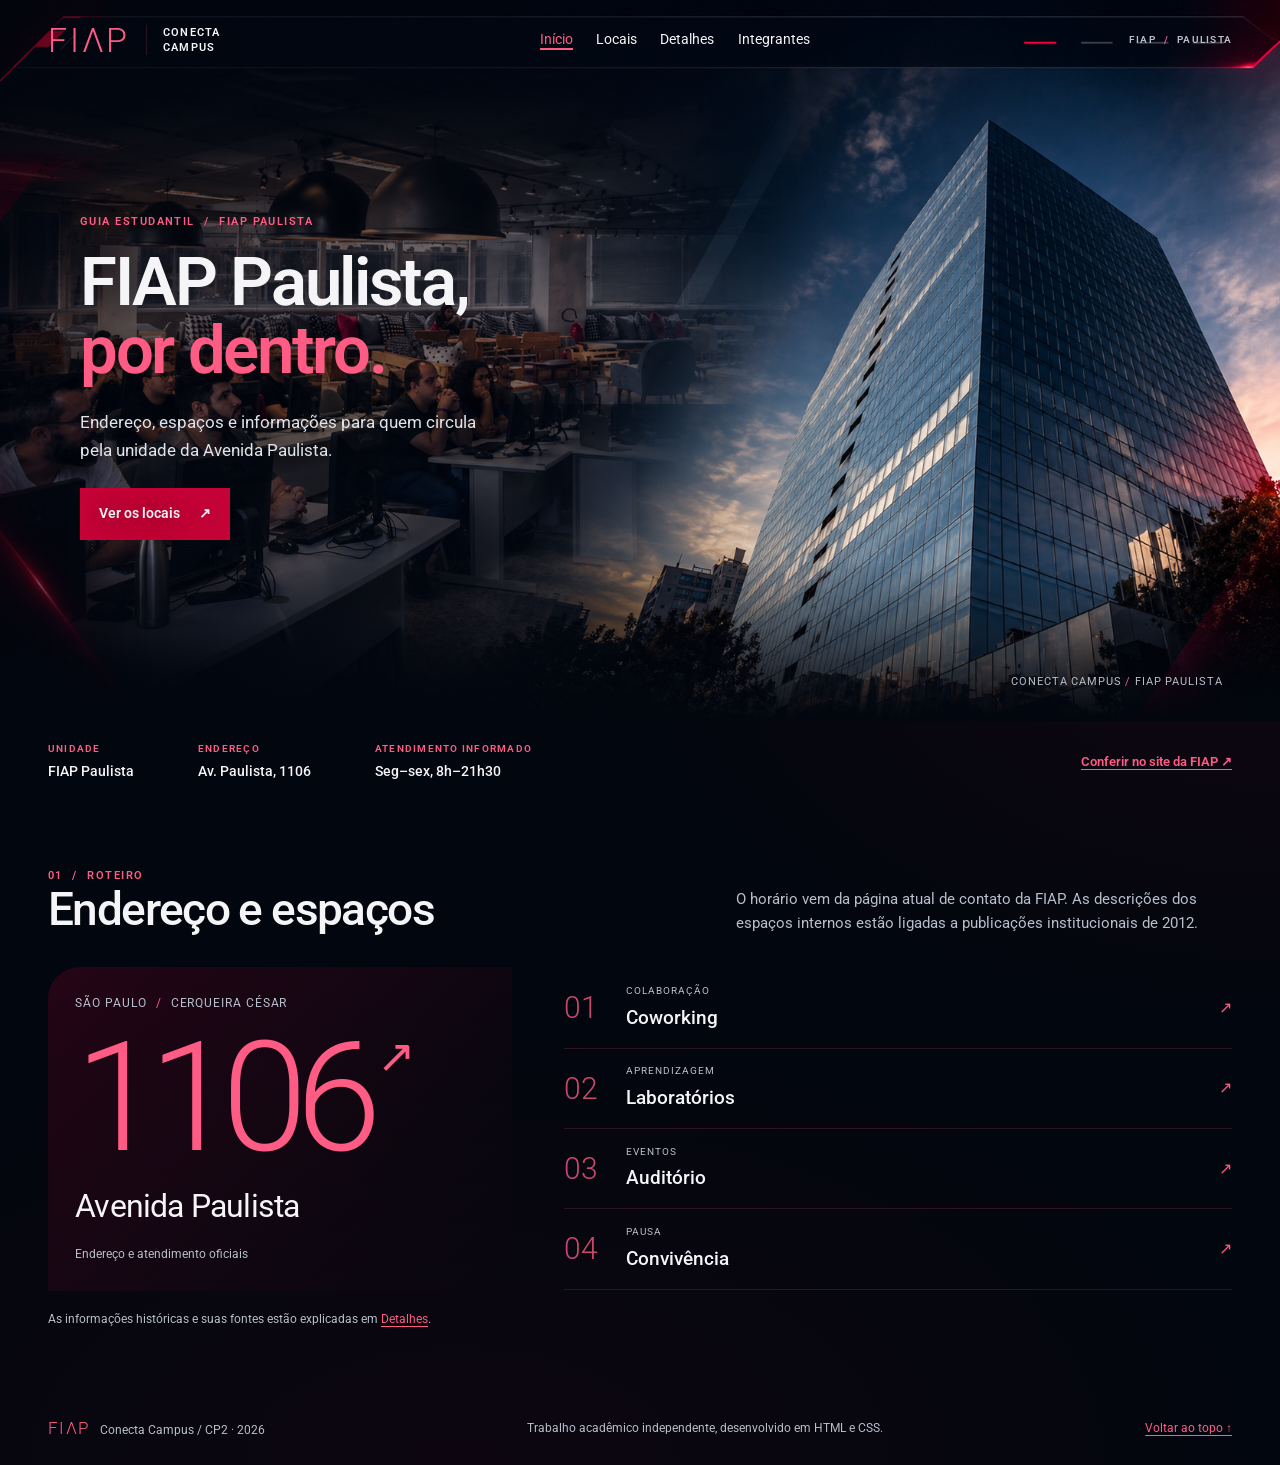
<file: index.html>
<!--
INTEGRANTES DO GRUPO
RM574554-ASAFFE GABRIEL
RM576939-GUSTAVO ALMEIDA
RM575893-MOISES ALCIATI
RM576661-CLAUDIO AUGUSTO SILVA DE ASSIS
-->
<!DOCTYPE html>
<html lang="pt-BR">
    <head>
        <meta charset="UTF-8">
        <meta name="viewport" content="width=device-width, initial-scale=1.0">
        <meta name="description" content="Conheça o Conecta Campus FIAP e explore informações sobre a unidade Paulista, seus espaços e serviços.">
        <title>Início | Conecta Campus FIAP</title>
        <link rel="icon" href="img/icone-conecta.svg" type="image/svg+xml">
        <link rel="stylesheet" href="css/style.css">
    </head>
    <body class="page-home">
        <a class="skip-link" href="#principal">Pular para o conteúdo principal</a>
        <header class="site-header" id="topo">
            <div class="container header-content">
                <a class="brand" href="index.html" aria-label="Conecta Campus FIAP — início">
                    <span class="brand-mark" aria-hidden="true">FIΛP</span>
                    <span class="brand-name">CONECTA<br>CAMPUS</span>
                </a>
                <nav aria-label="Navegação principal">
                    <ul class="nav-list">
                        <li><a href="index.html" aria-current="page">Início</a></li>
                        <li><a href="locais.html">Locais</a></li>
                        <li><a href="detalhes.html">Detalhes</a></li>
                        <li><a href="integrantes.html">Integrantes</a></li>
                    </ul>
                </nav>
                <span class="campus-tag">FIAP <span aria-hidden="true">/</span> PAULISTA</span>
            </div>
        </header>

        <main id="principal">
            <section class="hero container" aria-labelledby="titulo-principal">
                <div class="hero-copy">
                    <p class="eyebrow">GUIA ESTUDANTIL <span aria-hidden="true">/</span> FIAP PAULISTA</p>
                    <h1 id="titulo-principal">FIAP Paulista,<br><span>por dentro.</span></h1>
                    <p class="hero-description">Endereço, espaços e informações para quem circula pela unidade da Avenida Paulista.</p>
                    <a class="button" href="locais.html">Ver os locais <span aria-hidden="true">↗</span></a>
                </div>
                <figure class="hero-photo">
                    <img src="img/hero-campus-fiap.png" width="1671" height="941" alt="Composição enviada pelo grupo: ambiente de estudo com computadores à esquerda e edifício envidraçado à direita, com detalhes em carmim.">
                    <figcaption>Conecta Campus <span aria-hidden="true">/</span> FIAP Paulista</figcaption>
                </figure>
            </section>

            <section class="facts-band" id="endereco-oficial" aria-label="Informações oficiais da unidade Paulista">
                <div class="container facts-list">
                    <p><span class="fact-label">UNIDADE</span><strong>FIAP Paulista</strong></p>
                    <p><span class="fact-label">ENDEREÇO</span><strong>Av. Paulista, 1106</strong></p>
                    <p><span class="fact-label">ATENDIMENTO INFORMADO</span><strong>Seg–sex, 8h–21h30</strong></p>
                    <a class="text-link" href="https://www.fiap.com.br/graduacao/contato/">Conferir no site da FIAP <span aria-hidden="true">↗</span></a>
                </div>
            </section>

            <section class="section container" aria-labelledby="titulo-destaques">
                <div class="section-heading">
                    <div>
                        <p class="eyebrow">01 <span aria-hidden="true">/</span> Roteiro</p>
                        <h2 id="titulo-destaques">Endereço e espaços</h2>
                    </div>
                    <p class="section-intro">O horário vem da página atual de contato da FIAP. As descrições dos espaços internos estão ligadas a publicações institucionais de 2012.</p>
                </div>

                <div class="home-directory">
                    <a class="address-display" href="https://www.fiap.com.br/graduacao/contato/" aria-label="Consultar o endereço oficial da FIAP na Avenida Paulista, 1106">
                        <span class="address-label">São Paulo <span aria-hidden="true">/</span> Cerqueira César</span>
                        <span class="address-number">1106<span class="address-arrow" aria-hidden="true">↗</span></span>
                        <span class="address-street">Avenida Paulista</span>
                        <span class="address-detail">Endereço e atendimento oficiais</span>
                    </a>
                    <ol class="home-space-links" aria-label="Espaços do diretório">
                        <li><a class="home-space-link" href="locais.html#coworking"><span class="home-space-index">01</span><span class="home-space-meta"><span>COLABORAÇÃO</span><strong>Coworking</strong></span><span class="home-space-arrow" aria-hidden="true">↗</span></a></li>
                        <li><a class="home-space-link" href="locais.html#laboratorios"><span class="home-space-index">02</span><span class="home-space-meta"><span>APRENDIZAGEM</span><strong>Laboratórios</strong></span><span class="home-space-arrow" aria-hidden="true">↗</span></a></li>
                        <li><a class="home-space-link" href="locais.html#auditorio"><span class="home-space-index">03</span><span class="home-space-meta"><span>EVENTOS</span><strong>Auditório</strong></span><span class="home-space-arrow" aria-hidden="true">↗</span></a></li>
                        <li><a class="home-space-link" href="locais.html#convivencia"><span class="home-space-index">04</span><span class="home-space-meta"><span>PAUSA</span><strong>Convivência</strong></span><span class="home-space-arrow" aria-hidden="true">↗</span></a></li>
                    </ol>
                </div>
                <p class="source-note">As informações históricas e suas fontes estão explicadas em <a href="detalhes.html#fontes">Detalhes</a>.</p>
            </section>
        </main>

        <footer class="site-footer">
            <div class="container footer-content">
                <p><span class="footer-brand">FIΛP</span> Conecta Campus <span aria-hidden="true">/</span> CP2 · 2026</p>
                <p>Trabalho acadêmico independente, desenvolvido em HTML e CSS.</p>
                <a href="#topo">Voltar ao topo ↑</a>
            </div>
        </footer>
    </body>
</html>
</file>
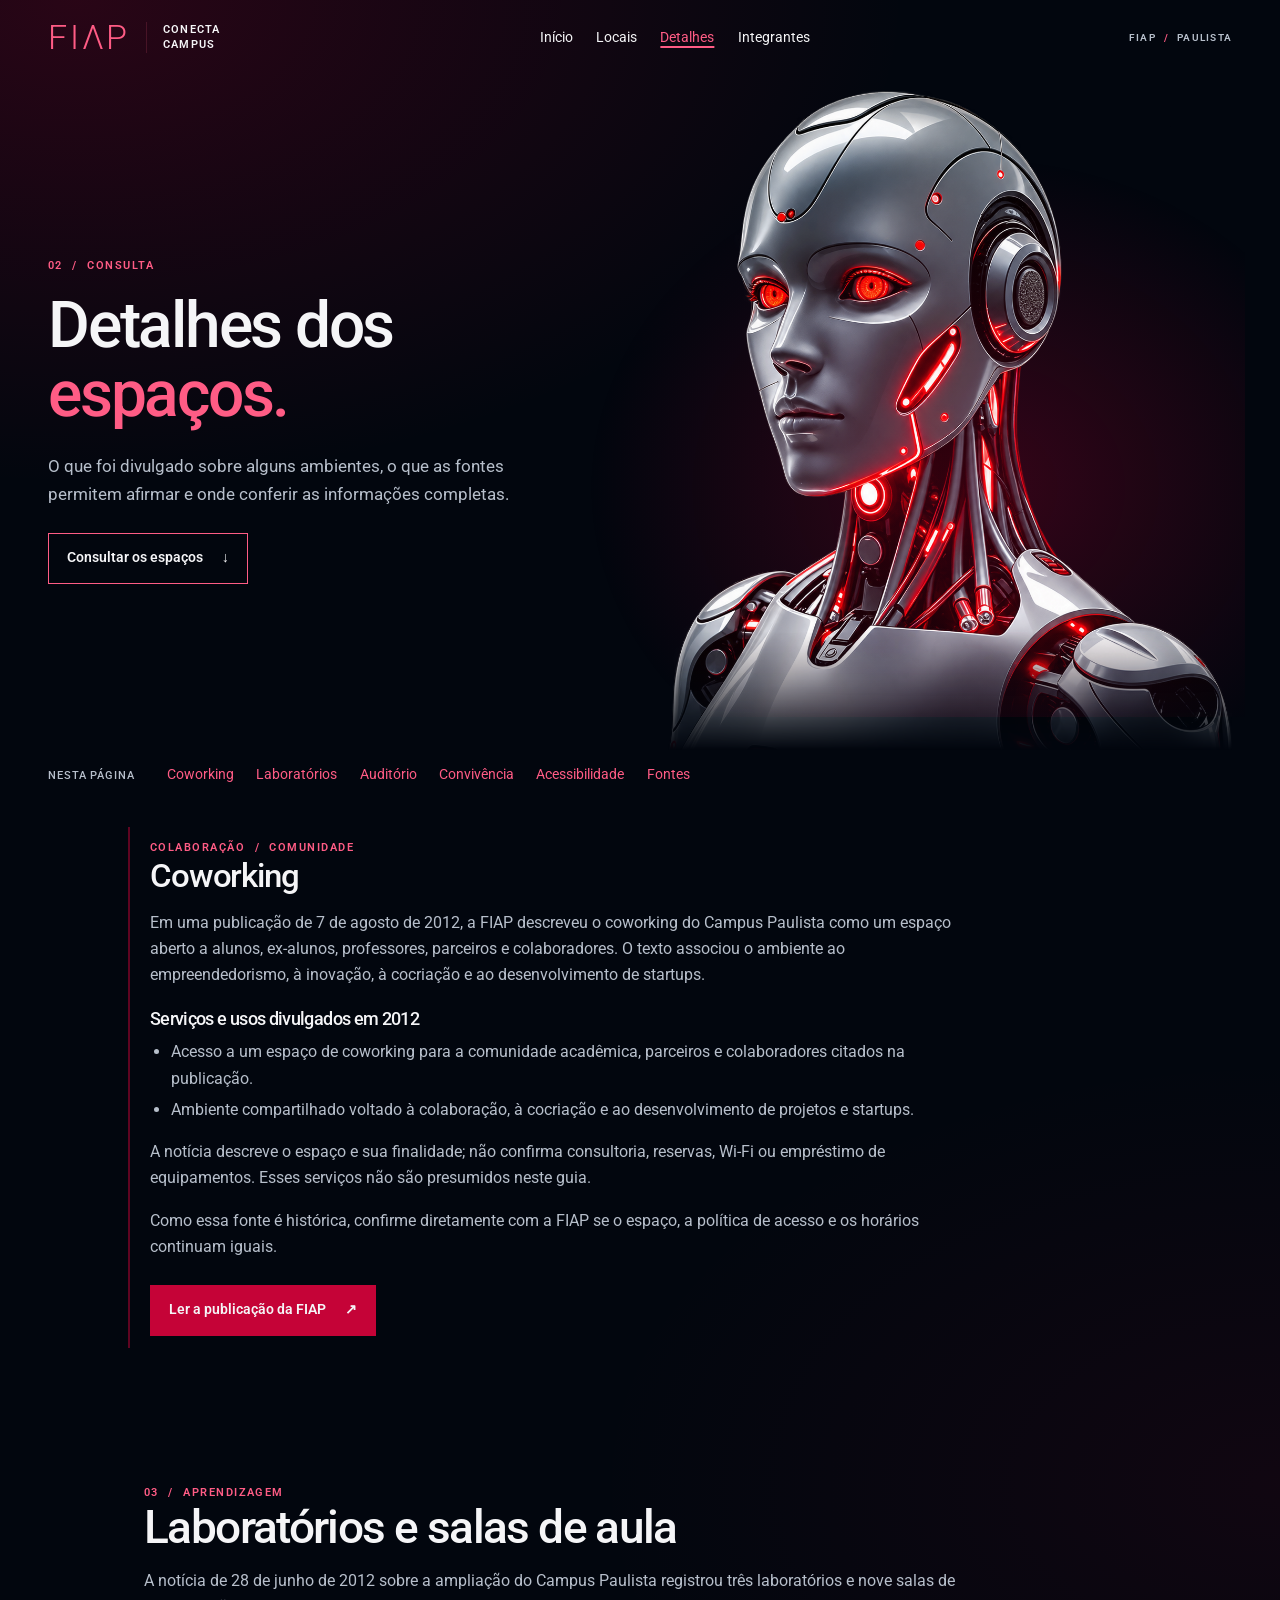
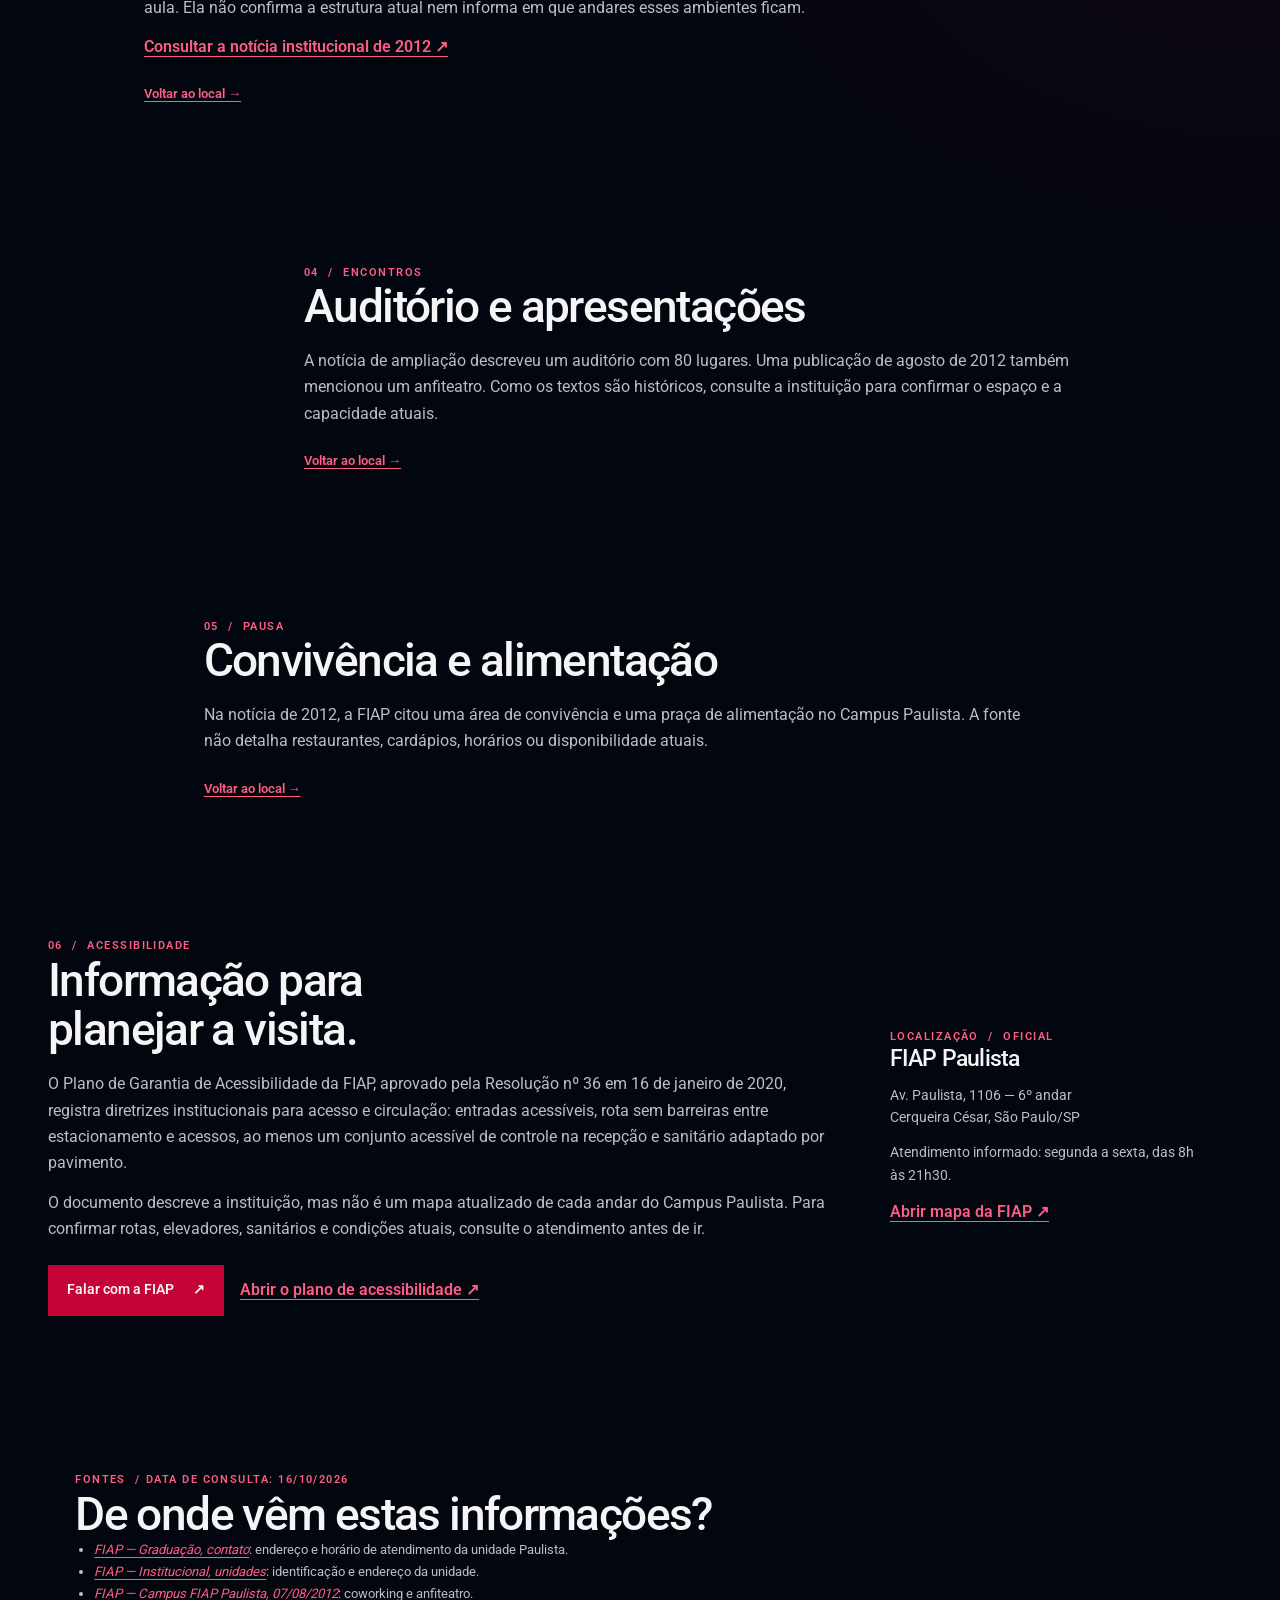
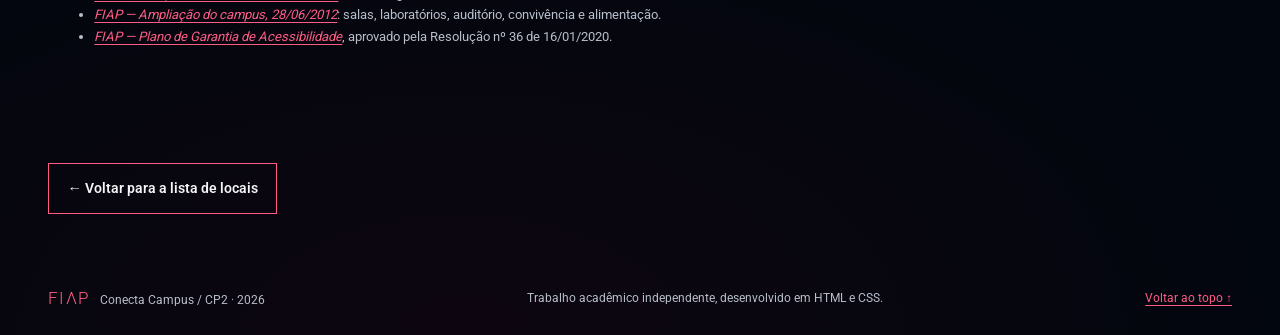
<file: detalhes.html>
<!--
INTEGRANTES DO GRUPO
RM574554-ASAFFE GABRIEL
RM576939-GUSTAVO ALMEIDA
RM575893-MOISES ALCIATI
RM576661-CLAUDIO AUGUSTO SILVA DE ASSIS
-->
<!DOCTYPE html>
<html lang="pt-BR">
    <head>
        <meta charset="UTF-8">
        <meta name="viewport" content="width=device-width, initial-scale=1.0">
        <meta name="description" content="Detalhes de espaços divulgados para a unidade FIAP Paulista, com serviços, acessibilidade e fontes.">
        <title>Detalhes | Conecta Campus FIAP</title>
        <link rel="icon" href="img/icone-conecta.svg" type="image/svg+xml">
        <link rel="stylesheet" href="css/style.css">
    </head>
    <body class="page-details">
        <a class="skip-link" href="#principal">Pular para o conteúdo principal</a>
        <header class="site-header" id="topo">
            <div class="container header-content">
                <a class="brand" href="index.html" aria-label="Conecta Campus FIAP — início">
                    <span class="brand-mark" aria-hidden="true">FIΛP</span>
                    <span class="brand-name">CONECTA<br>CAMPUS</span>
                </a>
                <nav aria-label="Navegação principal">
                    <ul class="nav-list">
                        <li><a href="index.html">Início</a></li>
                        <li><a href="locais.html">Locais</a></li>
                        <li><a href="detalhes.html" aria-current="page">Detalhes</a></li>
                        <li><a href="integrantes.html">Integrantes</a></li>
                    </ul>
                </nav>
                <span class="campus-tag">FIAP <span aria-hidden="true">/</span> PAULISTA</span>
            </div>
        </header>

        <main id="principal">
            <section class="details-hero container" aria-labelledby="titulo-principal">
                <div class="details-hero-copy">
                    <p class="eyebrow">02 <span aria-hidden="true">/</span> Consulta</p>
                    <h1 id="titulo-principal">Detalhes dos<br><span>espaços.</span></h1>
                    <p class="lead">O que foi divulgado sobre alguns ambientes, o que as fontes permitem afirmar e onde conferir as informações completas.</p>
                    <a class="button button-outline" href="#coworking">Consultar os espaços <span aria-hidden="true">↓</span></a>
                </div>
                <div class="details-hero-art" aria-hidden="true">
                    <img src="img/android-futurista.png" alt="" fetchpriority="high">
                </div>
            </section>

            <nav class="detail-index container" aria-label="Atalhos para as seções desta página">
                <p class="index-label">Nesta página</p>
                <ul>
                    <li><a href="#coworking">Coworking</a></li>
                    <li><a href="#laboratorios">Laboratórios</a></li>
                    <li><a href="#auditorio">Auditório</a></li>
                    <li><a href="#convivencia">Convivência</a></li>
                    <li><a href="#acessibilidade">Acessibilidade</a></li>
                    <li><a href="#fontes">Fontes</a></li>
                </ul>
            </nav>

            <section class="section container detail-feature" id="coworking" aria-labelledby="titulo-coworking">
                <div class="detail-copy">
                    <p class="card-kicker">COLABORAÇÃO <span aria-hidden="true">/</span> COMUNIDADE</p>
                    <h2 id="titulo-coworking">Coworking</h2>
                    <p>Em uma publicação de <time datetime="2012-08-07">7 de agosto de 2012</time>, a FIAP descreveu o coworking do Campus Paulista como um espaço aberto a alunos, ex-alunos, professores, parceiros e colaboradores. O texto associou o ambiente ao empreendedorismo, à inovação, à cocriação e ao desenvolvimento de startups.</p>
                    <h3>Serviços e usos divulgados em 2012</h3>
                    <ul class="check-list">
                        <li>Acesso a um espaço de coworking para a comunidade acadêmica, parceiros e colaboradores citados na publicação.</li>
                        <li>Ambiente compartilhado voltado à colaboração, à cocriação e ao desenvolvimento de projetos e startups.</li>
                    </ul>
                    <p>A notícia descreve o espaço e sua finalidade; não confirma consultoria, reservas, Wi-Fi ou empréstimo de equipamentos. Esses serviços não são presumidos neste guia.</p>
                    <p>Como essa fonte é histórica, confirme diretamente com a FIAP se o espaço, a política de acesso e os horários continuam iguais.</p>
                    <a class="button" href="https://www.fiap.com.br/2012/08/07/campus-fiap-paulista/">Ler a publicação da FIAP <span aria-hidden="true">↗</span></a>
                </div>
            </section>

            <section class="section" id="laboratorios" aria-labelledby="titulo-laboratorios">
                <div class="container detail-row">
                    <div>
                        <p class="eyebrow">03 <span aria-hidden="true">/</span> Aprendizagem</p>
                        <h2 id="titulo-laboratorios">Laboratórios e salas de aula</h2>
                        <p>A notícia de <time datetime="2012-06-28">28 de junho de 2012</time> sobre a ampliação do Campus Paulista registrou três laboratórios e nove salas de aula. Ela não confirma a estrutura atual nem informa em que andares esses ambientes ficam.</p>
                        <a class="text-link" href="https://www.fiap.com.br/imprensa/fiap-inaugura-novo-campus-na-avenida-paulista/">Consultar a notícia institucional de 2012 <span aria-hidden="true">↗</span></a>
                        <p><a class="card-link" href="locais.html#laboratorios">Voltar ao local <span aria-hidden="true">→</span></a></p>
                    </div>
                </div>
            </section>

            <section class="section" id="auditorio" aria-labelledby="titulo-auditorio">
                <div class="container detail-row">
                    <div>
                        <p class="eyebrow">04 <span aria-hidden="true">/</span> Encontros</p>
                        <h2 id="titulo-auditorio">Auditório e apresentações</h2>
                        <p>A notícia de ampliação descreveu um auditório com 80 lugares. Uma publicação de <time datetime="2012-08">agosto de 2012</time> também mencionou um anfiteatro. Como os textos são históricos, consulte a instituição para confirmar o espaço e a capacidade atuais.</p>
                        <a class="card-link" href="locais.html#auditorio">Voltar ao local <span aria-hidden="true">→</span></a>
                    </div>
                </div>
            </section>

            <section class="section" id="convivencia" aria-labelledby="titulo-convivencia">
                <div class="container detail-row">
                    <div>
                        <p class="eyebrow">05 <span aria-hidden="true">/</span> Pausa</p>
                        <h2 id="titulo-convivencia">Convivência e alimentação</h2>
                        <p>Na notícia de <time datetime="2012">2012</time>, a FIAP citou uma área de convivência e uma praça de alimentação no Campus Paulista. A fonte não detalha restaurantes, cardápios, horários ou disponibilidade atuais.</p>
                        <a class="card-link" href="locais.html#convivencia">Voltar ao local <span aria-hidden="true">→</span></a>
                    </div>
                </div>
            </section>

            <section class="section accessibility-section" id="acessibilidade" aria-labelledby="titulo-acessibilidade">
                <div class="container accessibility-content">
                    <div>
                        <p class="eyebrow">06 <span aria-hidden="true">/</span> Acessibilidade</p>
                        <h2 id="titulo-acessibilidade">Informação para planejar a visita.</h2>
                        <p>O Plano de Garantia de Acessibilidade da FIAP, aprovado pela Resolução nº 36 em <time datetime="2020-01-16">16 de janeiro de 2020</time>, registra diretrizes institucionais para acesso e circulação: entradas acessíveis, rota sem barreiras entre estacionamento e acessos, ao menos um conjunto acessível de controle na recepção e sanitário adaptado por pavimento.</p>
                        <p>O documento descreve a instituição, mas não é um mapa atualizado de cada andar do Campus Paulista. Para confirmar rotas, elevadores, sanitários e condições atuais, consulte o atendimento antes de ir.</p>
                        <div class="link-row">
                            <a class="button" href="https://www.fiap.com.br/graduacao/contato/">Falar com a FIAP <span aria-hidden="true">↗</span></a>
                            <a class="text-link" href="https://www.fiap.com.br/wp-content/themes/fiap2016/documents/fiap/informacoes-academicas/politicas-institucionais/PLANO%20DE%20GARANTIA%20DE%20ACESSIBILIDADE.pdf">Abrir o plano de acessibilidade <span aria-hidden="true">↗</span></a>
                        </div>
                    </div>
                    <aside class="access-note" aria-label="Resumo sobre o endereço">
                        <p class="card-kicker">LOCALIZAÇÃO <span aria-hidden="true">/</span> OFICIAL</p>
                        <h3>FIAP Paulista</h3>
                        <address>Av. Paulista, 1106 — 6º andar<br>Cerqueira César, São Paulo/SP</address>
                        <p>Atendimento informado: segunda a sexta, das 8h às 21h30.</p>
                        <a class="text-link" href="https://maps.app.goo.gl/bzuX8B3q8ZZ3QX9L8">Abrir mapa da FIAP <span aria-hidden="true">↗</span></a>
                    </aside>
                </div>
            </section>

            <section class="section" id="fontes" aria-labelledby="titulo-fontes">
                <div class="container source-panel">
                    <p class="eyebrow">Fontes <span aria-hidden="true">/</span>Data de consulta: <time datetime="2026-10-16">16/10/2026</time></p>
                    <h2 id="titulo-fontes">De onde vêm estas informações?</h2>
                    <ul class="source-list">
                        <li><a href="https://www.fiap.com.br/graduacao/contato/"><cite>FIAP — Graduação, contato</cite></a>: endereço e horário de atendimento da unidade Paulista.</li>
                        <li><a href="https://www.fiap.com.br/institucional/"><cite>FIAP — Institucional, unidades</cite></a>: identificação e endereço da unidade.</li>
                        <li><a href="https://www.fiap.com.br/2012/08/07/campus-fiap-paulista/"><cite>FIAP — Campus FIAP Paulista, 07/08/2012</cite></a>: coworking e anfiteatro.</li>
                        <li><a href="https://www.fiap.com.br/imprensa/fiap-inaugura-novo-campus-na-avenida-paulista/"><cite>FIAP — Ampliação do campus, 28/06/2012</cite></a>: salas, laboratórios, auditório, convivência e alimentação.</li>
                        <li><a href="https://www.fiap.com.br/wp-content/themes/fiap2016/documents/fiap/informacoes-academicas/politicas-institucionais/PLANO%20DE%20GARANTIA%20DE%20ACESSIBILIDADE.pdf"><cite>FIAP — Plano de Garantia de Acessibilidade</cite></a>, aprovado pela Resolução nº 36 de 16/01/2020.</li>
                    </ul>
                </div>
            </section>

            <div class="container return-link-wrap"><a class="button button-outline" href="locais.html">← Voltar para a lista de locais</a></div>
        </main>

        <footer class="site-footer">
            <div class="container footer-content">
                <p><span class="footer-brand">FIΛP</span> Conecta Campus <span aria-hidden="true">/</span> CP2 · 2026</p>
                <p>Trabalho acadêmico independente, desenvolvido em HTML e CSS.</p>
                <a href="#topo">Voltar ao topo ↑</a>
            </div>
        </footer>
    </body>
</html>
</file>
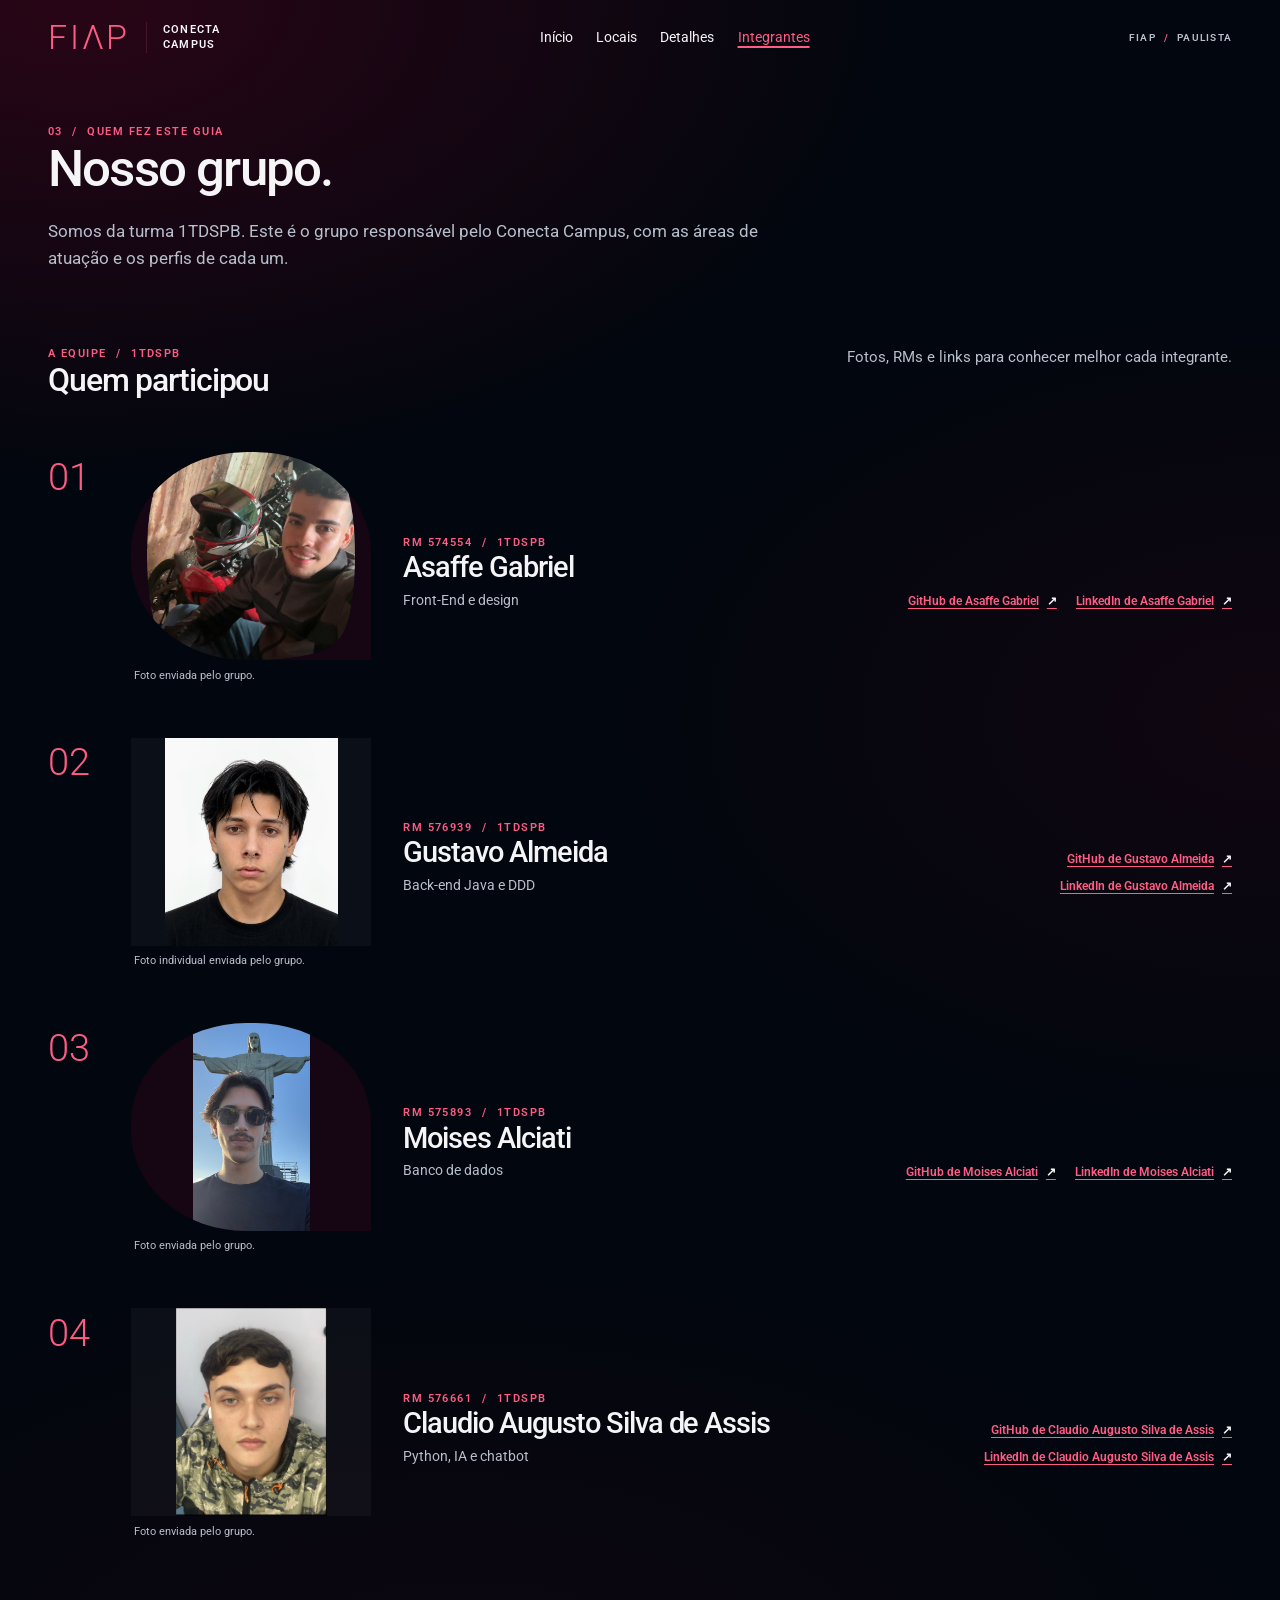
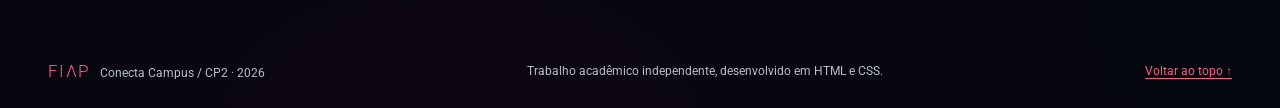
<file: integrantes.html>
<!--
INTEGRANTES DO GRUPO
RM574554-ASAFFE GABRIEL
RM576939-GUSTAVO ALMEIDA
RM575893-MOISES ALCIATI
RM576661-CLAUDIO AUGUSTO SILVA DE ASSIS
-->
<!DOCTYPE html>
<html lang="pt-BR">
    <head>
        <meta charset="UTF-8">
        <meta name="viewport" content="width=device-width, initial-scale=1.0">
        <meta name="description" content="Conheça os quatro integrantes do grupo Conecta Campus FIAP, com suas funções e perfis.">
        <title>Integrantes | Conecta Campus FIAP</title>
        <link rel="icon" href="img/icone-conecta.svg" type="image/svg+xml">
        <link rel="stylesheet" href="css/style.css">
    </head>
    <body class="page-team">
        <a class="skip-link" href="#principal">Pular para o conteúdo principal</a>
        <header class="site-header" id="topo">
            <div class="container header-content">
                <a class="brand" href="index.html" aria-label="Conecta Campus FIAP — início">
                    <span class="brand-mark" aria-hidden="true">FIΛP</span>
                    <span class="brand-name">CONECTA<br>CAMPUS</span>
                </a>
                <nav aria-label="Navegação principal">
                    <ul class="nav-list">
                        <li><a href="index.html">Início</a></li>
                        <li><a href="locais.html">Locais</a></li>
                        <li><a href="detalhes.html">Detalhes</a></li>
                        <li><a href="integrantes.html" aria-current="page">Integrantes</a></li>
                    </ul>
                </nav>
                <span class="campus-tag">FIAP <span aria-hidden="true">/</span> PAULISTA</span>
            </div>
        </header>

        <main id="principal">
            <section class="page-intro container" aria-labelledby="titulo-principal">
                <p class="eyebrow">03 <span aria-hidden="true">/</span> Quem fez este guia</p>
                <h1 id="titulo-principal">Nosso grupo.</h1>
                <p class="lead">Somos da turma 1TDSPB. Este é o grupo responsável pelo Conecta Campus, com as áreas de atuação e os perfis de cada um.</p>
            </section>

            <section class="section container" aria-labelledby="titulo-equipe">
                <div class="section-heading compact-heading">
                    <div><p class="eyebrow">A EQUIPE <span aria-hidden="true">/</span> 1TDSPB</p><h2 id="titulo-equipe">Quem participou</h2></div>
                    <p class="section-intro">Fotos, RMs e links para conhecer melhor cada integrante.</p>
                </div>

                <div class="team-grid">
                    <article class="member-card" id="asaffe-gabriel">
                        <figure class="member-figure">
                            <img class="member-photo" src="img/asaffe-gabriel.png" alt="Foto de Asaffe Gabriel.">
                            <figcaption>Foto enviada pelo grupo.</figcaption>
                        </figure>
                        <div class="member-body">
                            <p class="card-kicker">RM 574554 <span aria-hidden="true">/</span> 1TDSPB</p>
                            <h2>Asaffe Gabriel</h2>
                            <p class="member-role">Front-End e design</p>
                            <ul class="member-links" aria-label="Perfis de Asaffe Gabriel">
                                <li><a class="member-social-link" href="https://github.com/Asaffeggmsmfj">GitHub de Asaffe Gabriel <span aria-hidden="true">↗</span></a></li>
                                <li><a class="member-social-link" href="https://www.linkedin.com/in/asaffe-gabriel-bb4288302">LinkedIn de Asaffe Gabriel <span aria-hidden="true">↗</span></a></li>
                            </ul>
                        </div>
                    </article>

                    <article class="member-card" id="gustavo-almeida">
                        <figure class="member-figure">
                            <img class="member-photo" src="img/gustavo-almeida.png" alt="Foto de Gustavo Almeida.">
                            <figcaption>Foto individual enviada pelo grupo.</figcaption>
                        </figure>
                        <div class="member-body">
                            <p class="card-kicker">RM 576939 <span aria-hidden="true">/</span> 1TDSPB</p>
                            <h2>Gustavo Almeida</h2>
                            <p class="member-role">Back-end Java e DDD</p>
                            <ul class="member-links" aria-label="Perfis de Gustavo Almeida">
                                <li><a class="member-social-link" href="https://github.com/gtzall">GitHub de Gustavo Almeida <span aria-hidden="true">↗</span></a></li>
                                <li><a class="member-social-link" href="https://www.linkedin.com/in/gustavo-almeida-rodrigues">LinkedIn de Gustavo Almeida <span aria-hidden="true">↗</span></a></li>
                            </ul>
                        </div>
                    </article>

                    <article class="member-card" id="moises-alciati">
                        <figure class="member-figure">
                            <img class="member-photo" src="img/moises-alciati.png" alt="Foto de Moises Alciati.">
                            <figcaption>Foto enviada pelo grupo.</figcaption>
                        </figure>
                        <div class="member-body">
                            <p class="card-kicker">RM 575893 <span aria-hidden="true">/</span> 1TDSPB</p>
                            <h2>Moises Alciati</h2>
                            <p class="member-role">Banco de dados</p>
                            <ul class="member-links" aria-label="Perfis de Moises Alciati">
                                <li><a class="member-social-link" href="https://github.com/moisesalciati">GitHub de Moises Alciati <span aria-hidden="true">↗</span></a></li>
                                <li><a class="member-social-link" href="https://www.linkedin.com/in/moises-de-oliveira-alciati-08a944441">LinkedIn de Moises Alciati <span aria-hidden="true">↗</span></a></li>
                            </ul>
                        </div>
                    </article>

                    <article class="member-card" id="claudio-augusto-silva-de-assis">
                        <figure class="member-figure">
                            <img class="member-photo" src="img/claudio-augusto-silva-de-assis.png" alt="Foto de Claudio Augusto Silva de Assis.">
                            <figcaption>Foto enviada pelo grupo.</figcaption>
                        </figure>
                        <div class="member-body">
                            <p class="card-kicker">RM 576661 <span aria-hidden="true">/</span> 1TDSPB</p>
                            <h2>Claudio Augusto Silva de Assis</h2>
                            <p class="member-role">Python, IA e chatbot</p>
                            <ul class="member-links" aria-label="Perfis de Claudio Augusto Silva de Assis">
                                <li><a class="member-social-link" href="https://github.com/claudiosilva06">GitHub de Claudio Augusto Silva de Assis <span aria-hidden="true">↗</span></a></li>
                                <li><a class="member-social-link" href="https://www.linkedin.com/in/claudio-augusto-b7660a433">LinkedIn de Claudio Augusto Silva de Assis <span aria-hidden="true">↗</span></a></li>
                            </ul>
                        </div>
                    </article>
                </div>

            </section>
        </main>

        <footer class="site-footer">
            <div class="container footer-content">
                <p><span class="footer-brand">FIΛP</span> Conecta Campus <span aria-hidden="true">/</span> CP2 · 2026</p>
                <p>Trabalho acadêmico independente, desenvolvido em HTML e CSS.</p>
                <a href="#topo">Voltar ao topo ↑</a>
            </div>
        </footer>
    </body>
</html>
</file>
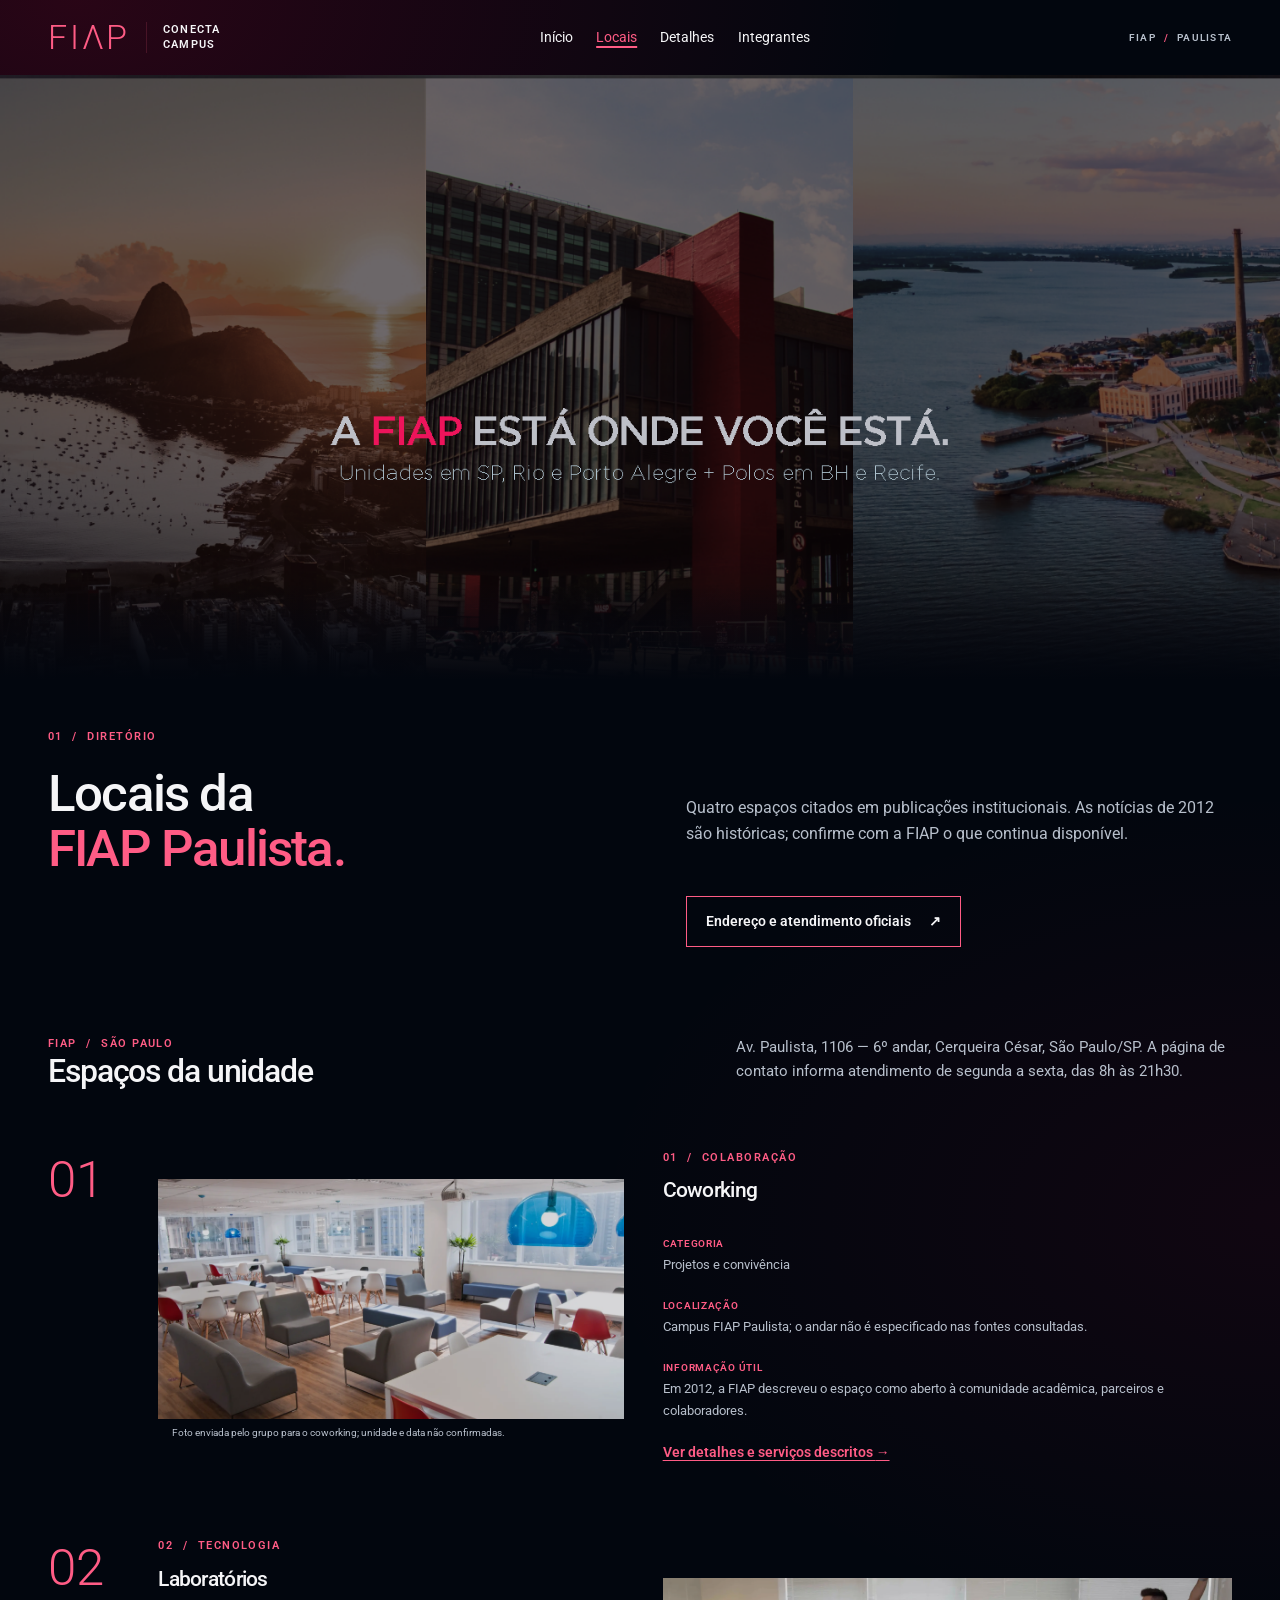
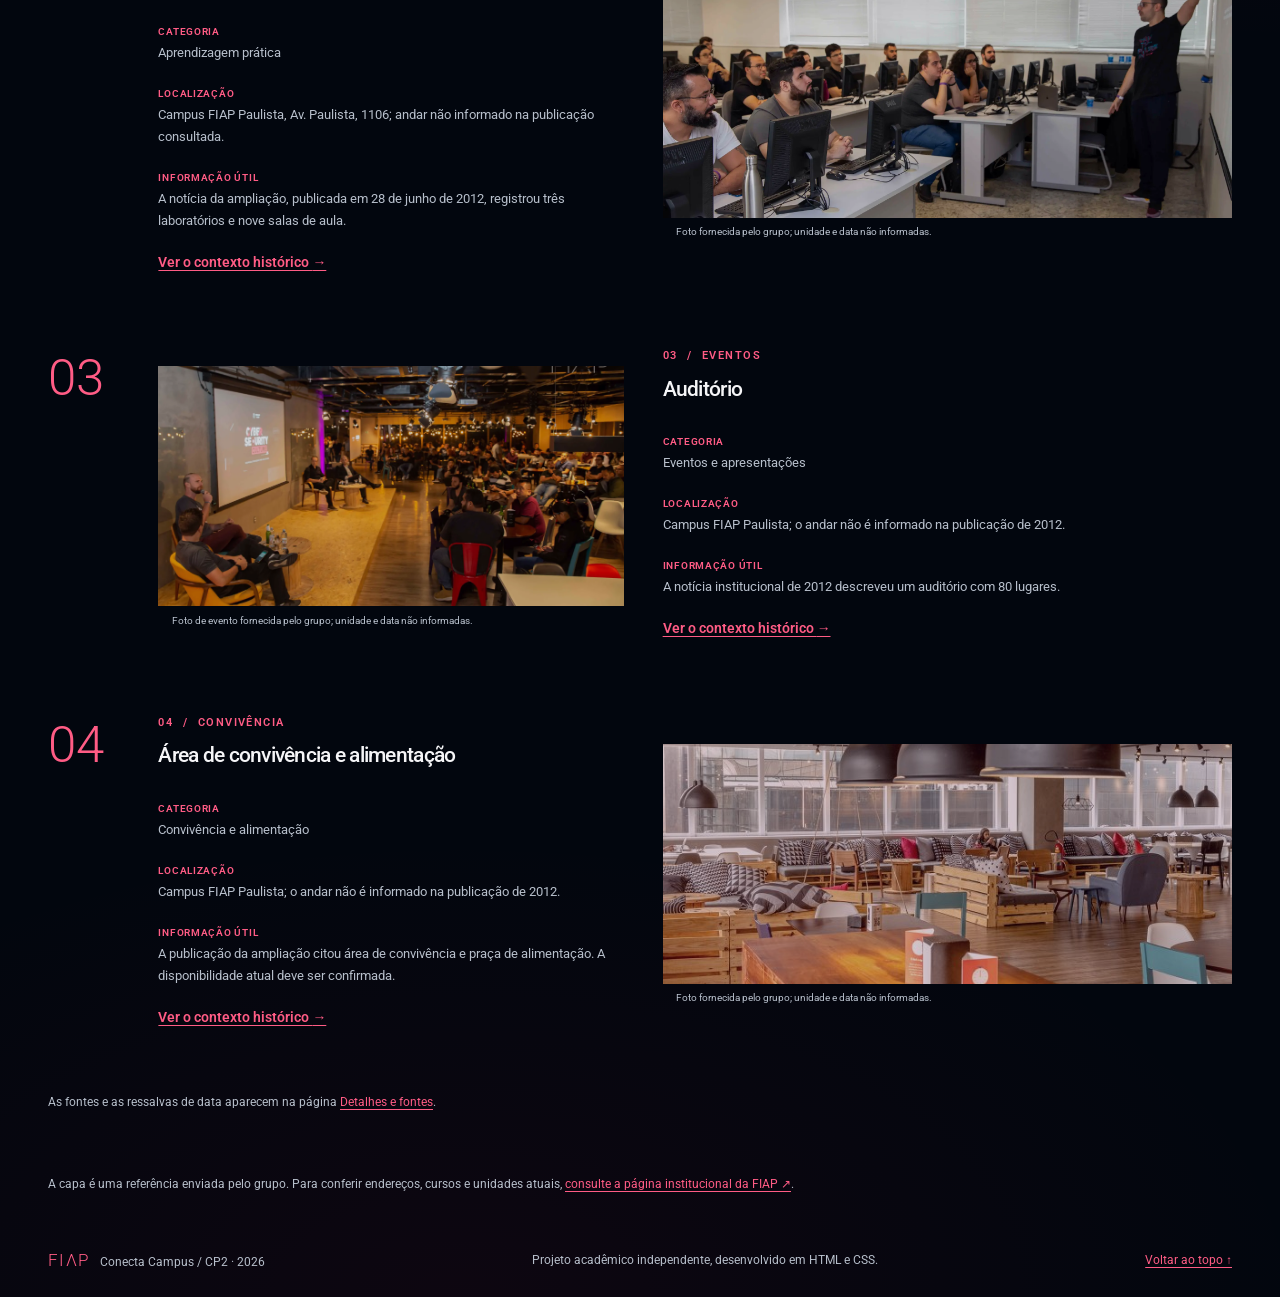
<file: locais.html>
<!--
INTEGRANTES DO GRUPO
RM574554-ASAFFE GABRIEL
RM576939-GUSTAVO ALMEIDA
RM575893-MOISES ALCIATI
RM576661-CLAUDIO AUGUSTO SILVA DE ASSIS
-->
<!DOCTYPE html>
<html lang="pt-BR">
    <head>
        <meta charset="UTF-8">
        <meta name="viewport" content="width=device-width, initial-scale=1.0">
        <meta name="description" content="Lista de espaços da unidade FIAP Paulista, com categoria, localização, informação útil, fontes e imagens locais.">
        <title>Locais | Conecta Campus FIAP</title>
        <link rel="icon" href="img/icone-conecta.svg" type="image/svg+xml">
        <link rel="stylesheet" href="css/style.css">
    </head>
    <body class="page-locations">
        <a class="skip-link" href="#principal">Pular para o conteúdo principal</a>
        <header class="site-header" id="topo">
            <div class="container header-content">
                <a class="brand" href="index.html" aria-label="Conecta Campus FIAP — início">
                    <span class="brand-mark" aria-hidden="true">FIΛP</span>
                    <span class="brand-name">CONECTA<br>CAMPUS</span>
                </a>
                <nav aria-label="Navegação principal">
                    <ul class="nav-list">
                        <li><a href="index.html">Início</a></li>
                        <li><a href="locais.html" aria-current="page">Locais</a></li>
                        <li><a href="detalhes.html">Detalhes</a></li>
                        <li><a href="integrantes.html">Integrantes</a></li>
                    </ul>
                </nav>
                <span class="campus-tag">FIAP <span aria-hidden="true">/</span> PAULISTA</span>
            </div>
        </header>

        <main id="principal">
            <figure class="locations-banner">
                <img src="img/unidades-fiap.png" alt="A FIAP está onde você está. Imagem de referência com unidades em São Paulo, Rio e Porto Alegre e polos em Belo Horizonte e Recife." fetchpriority="high">
            </figure>

            <section class="page-intro container" aria-labelledby="titulo-principal">
                <p class="eyebrow">01 <span aria-hidden="true">/</span> Diretório</p>
                <h1 id="titulo-principal">Locais da<br><span>FIAP Paulista.</span></h1>
                <p class="lead">Quatro espaços citados em publicações institucionais. As notícias de 2012 são históricas; confirme com a FIAP o que continua disponível.</p>
                <a class="button button-outline" href="https://www.fiap.com.br/graduacao/contato/">Endereço e atendimento oficiais <span aria-hidden="true">↗</span></a>
            </section>

            <section class="section container" aria-labelledby="titulo-lista">
                <div class="section-heading compact-heading">
                    <div><p class="eyebrow">FIAP <span aria-hidden="true">/</span> SÃO PAULO</p><h2 id="titulo-lista">Espaços da unidade</h2></div>
                    <p class="section-intro">Av. Paulista, 1106 — 6º andar, Cerqueira César, São Paulo/SP. A página de contato informa atendimento de segunda a sexta, das 8h às 21h30.</p>
                </div>

                <div class="place-grid">
                    <article class="place-card" id="coworking">
                        <figure class="card-figure">
                            <img class="card-image" src="img/coworking-fiap.webp" alt="Coworking amplo com mesas coletivas, poltronas, cadeiras e janelas grandes.">
                            <figcaption class="image-credit">Foto enviada pelo grupo para o coworking; unidade e data não confirmadas.</figcaption>
                        </figure>
                        <div class="card-body">
                            <p class="card-kicker">01 <span aria-hidden="true">/</span> COLABORAÇÃO</p>
                            <h2>Coworking</h2>
                            <dl class="detail-list">
                                <div><dt>Categoria</dt><dd>Projetos e convivência</dd></div>
                                <div><dt>Localização</dt><dd>Campus FIAP Paulista; o andar não é especificado nas fontes consultadas.</dd></div>
                                <div><dt>Informação útil</dt><dd>Em 2012, a FIAP descreveu o espaço como aberto à comunidade acadêmica, parceiros e colaboradores.</dd></div>
                            </dl>
                            <p><a class="text-link" href="https://www.fiap.com.br/2012/08/07/campus-fiap-pa
                            <a class="card-link" href="detalhes.html#coworking">Ver detalhes e serviços descritos <span aria-hidden="true">→</span></a>
                        </div>
                    </article>

                    <article class="place-card" id="laboratorios"> 
                        <figure class="card-figure">
                            <img class="card-image" src="img/laboratorio-fiap.webp" alt="Aula em laboratório de informática com participantes diante de computadores e um instrutor à frente.">
                            <figcaption class="image-credit">Foto fornecida pelo grupo; unidade e data não informadas.</figcaption>
                        </figure>
                        <div class="card-body">
                            <p class="card-kicker">02 <span aria-hidden="true">/</span> TECNOLOGIA</p>
                            <h2>Laboratórios</h2>
                            <dl class="detail-list">
                                <div><dt>Categoria</dt><dd>Aprendizagem prática</dd></div>
                                <div><dt>Localização</dt><dd>Campus FIAP Paulista, Av. Paulista, 1106; andar não informado na publicação consultada.</dd></div>
                                <div><dt>Informação útil</dt><dd>A notícia da ampliação, publicada em 28 de junho de 2012, registrou três laboratórios e nove salas de aula.</dd></div>
                            </dl>
                            <p><a class="text-link" href="https://www.fiap.com.br/imprensa/fiap-inaugura-nov
                            <a class="card-link" href="detalhes.html#laboratorios">Ver o contexto histórico <span aria-hidden="true">→</span></a>
                        </div>
                    </article>

                    <article class="place-card" id="auditorio">
                        <figure class="card-figure">
                            <img class="card-image" src="img/evento-fiap.webp" alt="Palestrantes e público em um evento com projeção sobre cibersegurança.">
                            <figcaption class="image-credit">Foto de evento fornecida pelo grupo; unidade e data não informadas.</figcaption>
                        </figure>
                        <div class="card-body">
                            <p class="card-kicker">03 <span aria-hidden="true">/</span> EVENTOS</p>
                            <h2>Auditório</h2>
                            <dl class="detail-list">
                                <div><dt>Categoria</dt><dd>Eventos e apresentações</dd></div>
                                <div><dt>Localização</dt><dd>Campus FIAP Paulista; o andar não é informado na publicação de 2012.</dd></div>
                                <div><dt>Informação útil</dt><dd>A notícia institucional de 2012 descreveu um auditório com 80 lugares.</dd></div>
                            </dl>
                            <p><a class="text-link" href="https://www.fiap.com.br/imprensa/fiap-inaugura-nov
                            <a class="card-link" href="detalhes.html#auditorio">Ver o contexto histórico <span aria-hidden="true">→</span></a>
                        </div>
                    </article>

                    <article class="place-card" id="convivencia">
                        <figure class="card-figure">
                            <img class="card-image" src="img/convivencia-fiap.png" alt="Área de convivência com mesas coletivas, sofás e cadeiras próximas às janelas.">
                            <figcaption class="image-credit">Foto fornecida pelo grupo; unidade e data não informadas.</figcaption>
                        </figure>
                        <div class="card-body">
                            <p class="card-kicker">04 <span aria-hidden="true">/</span> CONVIVÊNCIA</p>
                            <h2>Área de convivência e alimentação</h2>
                            <dl class="detail-list">
                                <div><dt>Categoria</dt><dd>Convivência e alimentação</dd></div>
                                <div><dt>Localização</dt><dd>Campus FIAP Paulista; o andar não é informado na publicação de 2012.</dd></div>
                                <div><dt>Informação útil</dt><dd>A publicação da ampliação citou área de convivência e praça de alimentação. A disponibilidade atual deve ser confirmada.</dd></div>
                            </dl>
                            <p><a class="text-link" href="https://www.fiap.com.br/imprensa/fiap-inaugura-nov
                            <a class="card-link" href="detalhes.html#convivencia">Ver o contexto histórico <span aria-hidden="true">→</span></a>
                        </div>
                    </article>
                </div>
                <p class="source-note">As fontes e as ressalvas de data aparecem na página <a href="detalhes.html#fontes">Detalhes e fontes</a>.</p>
            </section>

            <p class="container source-note network-note">A capa é uma referência enviada pelo grupo. Para conferir endereços, cursos e unidades atuais, <a href="https://www.fiap.com.br/institucional/">consulte a página institucional da FIAP <span aria-hidden="true">↗</span></a>.</p>
        </main>

        <footer class="site-footer">
            <div class="container footer-content">
                <p><span class="footer-brand">FIΛP</span> Conecta Campus <span aria-hidden="true">/</span> CP2 · 2026</p>
                <p>Projeto acadêmico independente, desenvolvido em HTML e CSS.</p>
                <a href="#topo">Voltar ao topo ↑</a>
            </div>
        </footer>
    </body>
</html>
</file>
<file: css/style.css>
/*
INTEGRANTES DO GRUPO
RM574554-ASAFFE GABRIEL
RM576939-GUSTAVO ALMEIDA
RM575893-MOISES ALCIATI
RM576661-CLAUDIO AUGUSTO SILVA DE ASSIS
*/
/* RESET E BASE */
*, *::before, *::after {
    box-sizing: border-box;
}
* {
    margin: 0;
    padding: 0;
}
@font-face {
    font-family: "Roboto";
    src: url("../fonts/roboto-variable.ttf") format("truetype");
    font-style: normal;
    font-weight: 100 900;
    font-display: swap;
}
:root {
    --color-background: #02060e;
    --color-surface: rgba(11, 17, 27, 0.22);
    --color-accent: #c50337;
    --color-link: #ff5c85;
    --color-text: #f5f5f7;
    --color-muted: #b7bfcb;
    --color-border: rgba(255, 92, 133, 0.16);
    --font-display: "Geomanist", "Roboto", Arial, sans-serif;
    --font-body: "Roboto", Arial, sans-serif;
    --container-width: 74rem;
    --transition-speed: 160ms;
}
html {
    font-family: var(--font-body);
    font-size: 16px;
    line-height: 1.65;
    color-scheme: dark;
    scroll-behavior: smooth;
    scroll-padding-top: 2rem;
}
body {
    min-width: 320px;
    background-color: var(--color-background);
    background-image: radial-gradient(ellipse 72rem 42rem at 6% 0%, rgba(197, 3, 55, 0.2), transparent 72%), radial-gradient(ellipse 58rem 36rem at 100% 42%, rgba(197, 3, 55, 0.075), transparent 74%), radial-gradient(ellipse 70rem 38rem at 36% 100%, rgba(197, 3, 55, 0.06), transparent 76%);
    color: var(--color-text);
}
img, svg {
    display: block;
    max-width: 100%;
}
h1, h2, h3 {
    font-family: var(--font-display);
    font-weight: 500;
    line-height: 1.08;
    letter-spacing: -0.035em;
}
h1 {
    max-width: 13ch;
    font-size: clamp(2.7rem, 6.2vw, 5.6rem);
}
h2 {
    font-size: clamp(2rem, 3.6vw, 3.25rem);
}
h3 {
    font-size: 1.45rem;
}
a {
    color: var(--color-link);
    text-decoration-thickness: 1px;
    text-underline-offset: 0.25em;
}
a:hover {
    text-decoration-thickness: 2px;
}
a:focus-visible, button:focus-visible {
    outline: 3px solid var(--color-text);
    outline-offset: 5px;
    border-radius: 2px;
}
h1 span, h2 span {
    color: var(--color-link);
}
.container {
    width: calc(100% - 3rem);
    max-width: var(--container-width);
    margin-inline: auto;
}
.skip-link {
    position: absolute;
    top: -6rem;
    left: 1rem;
    padding: 0.75rem 1rem;
    background: var(--color-text);
    color: var(--color-background);
    font-weight: 700;
}
.skip-link:focus {
    top: 1rem;
}
/* CABEÇALHO, RODAPÉ E COMPONENTES */
.site-header, .site-footer, .facts-band {
    border: 0;
    background: transparent;
}
.header-content, .footer-content {
    display: flex;
    flex-wrap: wrap;
    align-items: center;
    justify-content: space-between;
}
.header-content {
    gap: 1.25rem 2rem;
    padding-block: 1.25rem;
}
.brand {
    display: inline-flex;
    align-items: center;
    gap: 1rem;
    color: var(--color-text);
    text-decoration: none;
}
.brand-mark, .footer-brand {
    color: var(--color-link);
    font-family: var(--font-body);
    font-weight: 300;
    letter-spacing: 0.08em;
}
.brand-mark {
    font-size: 2.15rem;
    line-height: 1;
}
.brand-name {
    padding-left: 1rem;
    border-left: 1px solid var(--color-border);
    font-size: 0.7rem;
    font-weight: 600;
    letter-spacing: 0.11em;
    line-height: 1.35;
}
.nav-list {
    display: flex;
    flex-wrap: wrap;
    gap: 0.5rem 1.45rem;
    list-style: none;
}
.nav-list a {
    display: inline-block;
    padding-block: 0.35rem;
    color: var(--color-text);
    font-family: var(--font-display);
    font-size: 0.9rem;
    text-decoration: none;
    transition: color var(--transition-speed) ease;
}
.nav-list a:hover, .nav-list a[aria-current="page"] {
    color: var(--color-link);
    text-decoration: underline;
}
.nav-list a[aria-current="page"] {
    text-decoration-thickness: 2px;
}
.campus-tag {
    color: var(--color-muted);
    font-size: 0.65rem;
    font-weight: 600;
    letter-spacing: 0.12em;
}
.campus-tag span, .eyebrow span, .card-kicker span, .address-label span {
    padding-inline: 0.45em;
    color: var(--color-link);
}
.eyebrow, .card-kicker, .fact-label {
    color: var(--color-link);
    font-size: 0.7rem;
    font-weight: 600;
    letter-spacing: 0.13em;
    text-transform: uppercase;
}
.button {
    display: inline-flex;
    align-items: center;
    justify-content: space-between;
    gap: 1.15rem;
    margin-top: 1.5rem;
    padding: 0.8rem 1.15rem;
    border: 1px solid var(--color-accent);
    background: var(--color-accent);
    color: var(--color-text);
    font-size: 0.9rem;
    font-weight: 600;
    text-decoration: none;
    transition: transform var(--transition-speed) ease, background-color var(--transition-speed) ease;
}
.button:hover {
    transform: translateY(-2px);
    background: #a8022e;
    text-decoration: underline;
}
.button-outline {
    border-color: var(--color-link);
    background: transparent;
}
.text-link, .card-link {
    display: inline-block;
    font-weight: 600;
}
.image-credit, .source-note {
    color: var(--color-muted);
    font-size: 0.65rem;
    line-height: 1.45;
}
.source-note {
    margin-top: 1.2rem;
    font-size: 0.78rem;
}
.section {
    padding-block: 4rem;
}
.section-heading {
    display: flex;
    flex-wrap: wrap;
    align-items: flex-end;
    justify-content: space-between;
    gap: 1.5rem 3rem;
    margin-bottom: 2rem;
}
.section-heading h2 {
    max-width: 16ch;
}
.section-intro {
    max-width: 31rem;
    color: var(--color-muted);
    font-size: 0.92rem;
}
.compact-heading {
    align-items: flex-start;
}
.compact-heading h2 {
    font-size: 2rem;
}
.footer-content {
    gap: 0.8rem 1.5rem;
    padding-block: 1.4rem;
    color: var(--color-muted);
    font-size: 0.72rem;
}
.footer-brand {
    margin-right: 0.45rem;
    font-size: 1.05rem;
}
/* PÁGINA INÍCIO */
.page-home .site-header {
    position: absolute;
    z-index: 5;
    inset: 0 0 auto;
}
.page-home .header-content {
    min-height: 5rem;
    padding-block: 0.9rem;
}
.page-home .skip-link {
    z-index: 10;
}
.page-home .hero {
    position: relative;
    display: flex;
    align-items: center;
    width: 100%;
    max-width: none;
    min-height: clamp(36rem, 56.3vw, 58rem);
    margin: 0;
    padding: 7rem max(2rem, calc((100vw - var(--container-width)) / 2 + 2rem)) 5rem;
    overflow: hidden;
    isolation: isolate;
}
.hero-copy {
    position: relative;
    z-index: 2;
    width: min(42rem, 55%);
    padding-block: 1rem;
    text-shadow: 0 2px 24px rgba(2, 6, 14, 0.6);
    animation: rise-in 320ms ease-out both;
}
.hero-copy .eyebrow {
    margin-bottom: 1.1rem;
}
.hero-photo {
    position: absolute;
    z-index: 0;
    inset: 0;
    min-height: 0;
    margin: 0;
    overflow: hidden;
    border-radius: inherit;
    background: rgba(197, 3, 55, 0.12);
}
.hero-photo::before {
    content: none;
}
.hero-photo::after {
    position: absolute;
    z-index: 1;
    inset: 0;
    background: linear-gradient(90deg, rgba(2, 6, 14, 0.58), rgba(2, 6, 14, 0.48) 36%, transparent 68%), linear-gradient(0deg, var(--color-background), transparent 22%);
    content: "";
    pointer-events: none;
}
.hero-photo img {
    position: absolute;
    z-index: 0;
    inset: 0;
    width: 100%;
    height: 100%;
    object-fit: cover;
    object-position: center top;
}
.hero-photo figcaption {
    position: absolute;
    z-index: 2;
    right: max(2rem, calc((100vw - var(--container-width)) / 2));
    bottom: 1.5rem;
    padding: 0.35rem 0.6rem;
    color: var(--color-muted);
    font-size: 0.68rem;
    letter-spacing: 0.08em;
    text-transform: uppercase;
}
.hero-photo figcaption span {
    color: var(--color-link);
}
.page-home .hero h1 {
    max-width: none;
    font-size: clamp(3.1rem, 5.2vw, 5.6rem);
    line-height: 1.02;
    font-weight: 600;
}
.hero-description {
    max-width: 26rem;
    margin-top: 1.5rem;
    color: #e0e4eb;
    font-size: 1.05rem;
}
.facts-list {
    display: flex;
    flex-wrap: wrap;
    align-items: center;
    justify-content: flex-start;
    gap: clamp(1.4rem, 5vw, 5rem);
    padding-block: 1.25rem;
}
.facts-list p {
    display: flex;
    flex-direction: column;
    gap: 0.2rem;
}
.fact-label {
    font-size: 0.6rem;
}
.facts-list strong {
    font-size: 0.88rem;
    font-weight: 500;
}
.page-home .facts-list .text-link {
    margin-left: auto;
    font-size: 0.8rem;
}
.home-directory {
    display: grid;
    grid-template-columns: minmax(0, 0.82fr) minmax(0, 1.18fr);
    gap: clamp(1.5rem, 4vw, 3.5rem);
    align-items: stretch;
}
.address-display {
    display: flex;
    flex-direction: column;
    align-items: flex-start;
    justify-content: center;
    min-height: 18rem;
    padding: 1.7rem;
    border-radius: 2rem 0 2rem 0;
    background: linear-gradient(140deg, rgba(197, 3, 55, 0.18), rgba(197, 3, 55, 0.035) 68%, transparent);
    color: var(--color-text);
    text-decoration: none;
}
.address-label {
    display: block;
    margin-bottom: 1rem;
    color: var(--color-muted);
    font-size: 0.72rem;
    letter-spacing: 0.08em;
    text-transform: uppercase;
}
.address-number {
    display: flex;
    align-items: flex-start;
    gap: 0.5rem;
    color: var(--color-link);
    font-size: clamp(5.5rem, 12vw, 10.5rem);
    font-weight: 300;
    letter-spacing: -0.075em;
    line-height: 0.9;
}
.address-arrow {
    padding-top: 0.15em;
    font-size: 0.3em;
    letter-spacing: normal;
}
.address-street {
    display: block;
    margin-top: 0.8rem;
    font-size: clamp(1.4rem, 2.8vw, 2rem);
    font-weight: 400;
    letter-spacing: -0.025em;
}
.address-detail {
    margin-top: 0.65rem;
    color: var(--color-muted);
    font-size: 0.78rem;
}
.address-display:hover .address-street {
    text-decoration: underline;
    text-underline-offset: 0.2em;
}
.home-space-links {
    display: grid;
    align-content: center;
    list-style: none;
}
.home-space-link {
    display: grid;
    grid-template-columns: 3rem minmax(0, 1fr) auto;
    gap: 0.9rem;
    align-items: center;
    padding-block: 0.9rem;
    border-bottom: 1px solid var(--color-border);
    color: var(--color-text);
    text-decoration: none;
}
.home-space-index {
    color: rgba(255, 92, 133, 0.78);
    font-family: var(--font-display);
    font-size: 1.9rem;
    font-weight: 300;
}
.home-space-meta {
    display: flex;
    flex-direction: column;
    gap: 0.15rem;
}
.home-space-meta > span {
    color: var(--color-muted);
    font-size: 0.62rem;
    letter-spacing: 0.1em;
}
.home-space-meta strong {
    font-family: var(--font-display);
    font-size: 1.2rem;
    font-weight: 500;
}
.home-space-arrow {
    color: var(--color-link);
}
.home-space-link:hover .home-space-meta strong {
    color: var(--color-link);
}
/* LOCAIS */
.locations-banner {
    position: relative;
    width: 100%;
    margin: 0;
    background: var(--color-background);
}
.locations-banner img {
    width: 100%;
    height: auto;
}
.locations-banner::after {
    content: "";
    position: absolute;
    inset: auto 0 0;
    height: 16%;
    background: linear-gradient(transparent, var(--color-background));
    pointer-events: none;
}
.card-image-link {
    display: block;
    overflow: hidden;
    border-radius: 1.45rem 0 1.45rem 0;
}
.card-image {
    width: 100%;
    height: 9rem;
    object-fit: cover;
    opacity: 0.84;
    transition: opacity var(--transition-speed) ease, transform var(--transition-speed) ease;
}
.card-image-link:hover .card-image {
    opacity: 1;
    transform: scale(1.025);
}
.page-locations .place-card:nth-child(even) .card-image-link {
    border-radius: 0 1.45rem 0 1.45rem;
}
.card-figure .image-credit {
    padding: 0.4rem 0.85rem 0.6rem;
}
.card-body {
    display: flex;
    flex-direction: column;
    align-items: flex-start;
    padding: 1.25rem;
}
.card-body .card-kicker {
    margin-bottom: 0.75rem;
}
.card-body h2, .card-body h3 {
    margin-bottom: 0.65rem;
    font-size: 1.3rem;
}
.card-body > p:not(.card-kicker):not(.image-credit) {
    margin-bottom: 1rem;
    color: var(--color-muted);
    font-size: 0.87rem;
}
.card-link {
    margin-top: auto;
    padding-top: 0.65rem;
    font-size: 0.82rem;
}
.page-intro {
    padding-block: 4rem 2.25rem;
}
.page-intro .lead {
    max-width: 48rem;
    margin-top: 1.3rem;
    color: var(--color-muted);
    font-size: 1.05rem;
}
.page-intro .button {
    margin-top: 1.25rem;
}
.page-locations .page-intro {
    display: grid;
    grid-template-columns: minmax(0, 1fr) minmax(0, 0.95fr);
    gap: 1rem 4rem;
    padding-block: 3rem 1.5rem;
}
.page-locations .page-intro .eyebrow {
    grid-column: 1 / -1;
    margin-bottom: 0.2rem;
}
.page-locations .page-intro h1, .page-team .page-intro h1 {
    max-width: 20ch;
    font-size: clamp(2.5rem, 4vw, 3.7rem);
}
.page-locations .page-intro .lead {
    align-self: center;
    margin-top: 0;
    font-size: 1rem;
}
.page-locations .page-intro .button {
    grid-column: 2;
    justify-self: start;
    margin-top: 0.2rem;
}
.page-team .page-intro {
    padding-block: 3rem 0.5rem;
}
.detail-list {
    display: grid;
    gap: 0.7rem;
    width: 100%;
    margin-block: 1rem 1.2rem;
    font-size: 0.82rem;
}
.detail-list div {
    padding-top: 0.65rem;
    border-top: 1px solid var(--color-border);
}
.detail-list dt {
    color: var(--color-link);
    font-size: 0.65rem;
    font-weight: 600;
    letter-spacing: 0.07em;
    text-transform: uppercase;
}
.detail-list dd {
    margin-top: 0.15rem;
    color: var(--color-muted);
}
.page-locations .place-grid {
    display: flex;
    flex-direction: column;
    gap: 0;
    counter-reset: campus-place;
}
.page-locations .place-card {
    display: grid;
    grid-template-columns: 4.5rem minmax(17rem, 0.9fr) minmax(0, 1.1fr);
    align-items: center;
    gap: clamp(1.2rem, 3vw, 2.8rem);
    overflow: visible;
    padding-block: 1.8rem;
    border: 0;
    background: transparent;
}
.page-locations .place-card::before {
    counter-increment: campus-place;
    content: "0" counter(campus-place);
    align-self: start;
    padding-top: 0.3rem;
    color: var(--color-link);
    font-family: var(--font-display);
    font-size: clamp(2rem, 4vw, 3.2rem);
    font-weight: 300;
    line-height: 1;
}
.page-locations .card-figure {
    grid-column: 2;
    grid-row: 1;
}
.page-locations .card-image {
    height: 15rem;
}
.page-locations .card-body {
    grid-column: 3;
    grid-row: 1;
    padding: 0;
}
.page-locations .place-card:nth-child(even) .card-figure {
    grid-column: 3;
}
.page-locations .place-card:nth-child(even) .card-body {
    grid-column: 2;
}
.page-locations .detail-list {
    gap: 0.9rem;
}
.page-locations .detail-list div {
    padding-top: 0.4rem;
    border-top: 0;
}
.network-note {
    margin-top: 0;
    padding-bottom: 2rem;
}
/* DETALHES */
.details-hero {
    display: grid;
    grid-template-columns: minmax(0, 0.85fr) minmax(0, 1.15fr);
    align-items: center;
    gap: clamp(1rem, 3vw, 3rem);
    min-height: 38rem;
    padding-top: 1rem;
}
.details-hero-copy {
    padding-block: 3rem;
}
.details-hero-copy h1 {
    margin-top: 1rem;
    max-width: 12ch;
    font-size: clamp(3rem, 5vw, 4.8rem);
}
.details-hero-copy .lead {
    max-width: 30rem;
    margin-top: 1.5rem;
    color: var(--color-muted);
    font-size: 1.05rem;
}
.details-hero-art {
    position: relative;
    align-self: stretch;
    display: flex;
    align-items: flex-end;
    isolation: isolate;
}
.details-hero-art::before {
    content: "";
    position: absolute;
    z-index: -1;
    inset: 8% -2% 5% 0;
    background: radial-gradient(ellipse at 60% 60%, rgba(197, 3, 55, 0.27), transparent 68%);
}
.details-hero-art img {
    width: 100%;
    height: auto;
    mix-blend-mode: screen;
    mask-image: linear-gradient(#000 82%, transparent);
}
.detail-index {
    display: flex;
    flex-wrap: wrap;
    align-items: baseline;
    gap: 0.7rem 2rem;
    padding-block: 0.7rem 0;
}
.index-label {
    color: var(--color-muted);
    font-size: 0.7rem;
    font-weight: 500;
    letter-spacing: 0.08em;
    text-transform: uppercase;
}
.detail-index ul {
    display: flex;
    flex-wrap: wrap;
    gap: 0.6rem 1.4rem;
    list-style: none;
}
.detail-index a {
    font-size: 0.85rem;
    text-decoration: none;
}
.detail-index + .detail-feature {
    padding-top: 2.5rem;
}
/* DESTINOS DOS LINKS INTERNOS */
.page-details main > section[id] {
    scroll-margin-top: 1.5rem;
}

.page-details main > section[id]:target {
    box-shadow: inset 4px 0 0 var(--color-link);
}

.detail-feature {
    max-width: 64rem;
    margin-inline: auto;
}
.detail-feature .detail-copy {
    max-width: 52rem;
    padding: 0.75rem 0 0.75rem 1.25rem;
    border-left: 2px solid rgba(197, 3, 55, 0.48);
}
.detail-copy > p:not(.card-kicker) {
    margin-top: 1rem;
    color: var(--color-muted);
}
.detail-copy h2 {
    font-size: clamp(1.7rem, 2.6vw, 2.3rem);
}
.detail-copy h3 {
    margin-block: 1.25rem 0.65rem;
    font-size: 1.15rem;
}
.detail-row {
    max-width: 62rem;
    margin-inline: auto;
}
.detail-row > div {
    max-width: 52rem;
    padding-block: 0.5rem;
}
#auditorio .detail-row > div {
    margin-left: auto;
}
#convivencia .detail-row > div {
    margin-left: 6%;
}
.detail-row h2 {
    margin-bottom: 1rem;
}
.detail-row p:not(.eyebrow) {
    margin-block: 0.8rem;
    color: var(--color-muted);
}
.check-list {
    padding-left: 1.3rem;
    color: var(--color-muted);
}
.check-list li + li {
    margin-top: 0.3rem;
}
.accessibility-section {
    background: transparent;
}
.accessibility-content {
    display: grid;
    grid-template-columns: minmax(0, 1.7fr) minmax(15rem, 0.8fr);
    gap: 2.5rem;
    align-items: center;
}
.accessibility-content h2 {
    max-width: 18ch;
    margin-bottom: 1rem;
}
.accessibility-content > div > p:not(.eyebrow) {
    margin-block: 0.8rem;
    color: var(--color-muted);
}
.link-row {
    display: flex;
    flex-wrap: wrap;
    align-items: center;
    gap: 1rem;
}
.link-row .button, .link-row .text-link {
    margin-top: 0.6rem;
}
.access-note, .source-panel {
    background: transparent;
}
.access-note {
    padding: 1.5rem;
}
.access-note h3 {
    margin-bottom: 0.75rem;
}
.access-note address, .access-note > p:not(.card-kicker) {
    margin-bottom: 0.8rem;
    color: var(--color-muted);
    font-size: 0.85rem;
    font-style: normal;
}
.source-panel {
    padding: 1.7rem;
}
.source-list {
    padding-left: 1.2rem;
    color: var(--color-muted);
    font-size: 0.82rem;
}
.return-link-wrap {
    padding-bottom: 3rem;
}
/* INTEGRANTES */
.page-team .team-grid {
    display: flex;
    flex-direction: column;
    gap: 0;
    counter-reset: team-member;
}
.page-team .member-card {
    display: grid;
    grid-template-columns: 3.2rem minmax(10rem, 15rem) minmax(0, 1fr);
    gap: clamp(1rem, 2.5vw, 2rem);
    align-items: center;
    padding-block: 1.4rem;
}
.page-team .member-card::before {
    counter-increment: team-member;
    content: "0" counter(team-member);
    align-self: start;
    padding-top: 0.35rem;
    color: var(--color-link);
    font-family: var(--font-display);
    font-size: 2.4rem;
    font-weight: 300;
    line-height: 1;
}
.member-photo {
    width: 100%;
    height: 13rem;
    aspect-ratio: 4 / 5;
    border-radius: 48% 48% 0 48%;
    background: rgba(197, 3, 55, 0.1);
    object-fit: contain;
    object-position: center 35%;
}
.page-team .member-card:nth-child(even) .member-photo {
    border-radius: 0;
    background: rgba(255, 255, 255, 0.035);
}
.member-figure figcaption {
    padding: 0.45rem 0.2rem 0.6rem;
    color: var(--color-muted);
    font-size: 0.68rem;
    line-height: 1.45;
}
.member-body {
    display: grid;
    grid-template-columns: minmax(0, 1fr) minmax(14rem, 0.8fr);
    column-gap: 2rem;
    align-items: end;
}
.member-body .card-kicker, .member-body h2, .member-role {
    grid-column: 1;
}
.member-body h2 {
    margin-bottom: 0.3rem;
    font-size: clamp(1.5rem, 2.3vw, 2.15rem);
}
.member-role {
    margin-bottom: 0;
    color: var(--color-muted);
    font-size: 0.87rem;
}
.member-links {
    display: flex;
    flex-wrap: wrap;
    justify-content: flex-end;
    grid-column: 2;
    grid-row: 1 / span 3;
    gap: 0.4rem 1.2rem;
    list-style: none;
}
.member-social-link {
    display: flex;
    align-items: center;
    justify-content: space-between;
    gap: 0.5rem;
    color: var(--color-link);
    font-size: 0.78rem;
    font-weight: 600;
    text-decoration: underline;
    text-underline-offset: 0.25em;
}
.member-social-link:hover {
    color: var(--color-text);
    text-decoration-thickness: 2px;
}
.member-social-link span {
    color: var(--color-text);
}
.team-note {
    max-width: 47rem;
    margin: 2rem 0 0 auto;
    padding: 0.2rem 0 0.2rem 1rem;
    border-left: 2px solid rgba(197, 3, 55, 0.52);
    background: linear-gradient(105deg, rgba(197, 3, 55, 0.09), rgba(11, 17, 27, 0.14) 72%, transparent);
}
.team-note h2 {
    margin-bottom: 0.6rem;
    font-size: 1.4rem;
}
.team-note p {
    color: var(--color-muted);
    font-size: 0.9rem;
}
.team-note .text-link {
    margin-top: 0.8rem;
}
/* RESPONSIVO — UMA ÚNICA SEÇÃO ATÉ 52REM */
@media (max-width: 52rem) {
    .container {
        width: calc(100% - 2rem);
    }
    .page-home .header-content {
        gap: 0.8rem;
        padding-block: 1.1rem;
    }
    .page-home .header-content nav {
        width: 100%;
    }
    .page-home .nav-list {
        justify-content: space-between;
        gap: 0.5rem;
    }
    .page-home .campus-tag {
        display: none;
    }
    .page-home .site-header {
        background: linear-gradient(var(--color-background), rgba(2, 6, 14, 0.8) 75%, transparent);
    }
    .page-home .hero {
        min-height: 42rem;
        margin: 0;
        padding: 10rem 1.5rem 6rem;
        align-items: flex-end;
    }
    .hero-copy {
        width: 100%;
        max-width: 31rem;
        padding: 0.75rem 0;
    }
    .page-home .hero h1 {
        max-width: none;
        font-size: clamp(2.6rem, 9.5vw, 4.2rem);
    }
    .hero-description {
        max-width: 23rem;
        font-size: 1rem;
    }
    .hero-photo {
        min-height: 0;
    }
    .hero-photo img {
        object-position: 62% top;
    }
    .hero-photo::after {
        background: linear-gradient(0deg, var(--color-background), rgba(2, 6, 14, 0.8) 32%, rgba(2, 6, 14, 0.15) 80%);
    }
    .hero-photo figcaption {
        right: 1.5rem;
        bottom: 1.5rem;
    }
    .home-directory {
        grid-template-columns: 1fr;
        gap: 1.2rem;
    }
    .address-display {
        min-height: 14rem;
        padding: 1.2rem;
    }
    .page-home .facts-list {
        gap: 1rem 1.6rem;
    }
    .page-home .facts-list .text-link {
        margin-left: 0;
    }
    .address-number {
        font-size: clamp(5rem, 24vw, 7rem);
    }
    .page-locations .page-intro, .accessibility-content {
        grid-template-columns: 1fr;
        gap: 1.2rem;
    }
    .page-locations .page-intro .button {
        grid-column: 1;
    }
    .details-hero {
        grid-template-columns: 1fr;
        gap: 0;
        min-height: 0;
    }
    .details-hero-copy {
        padding-block: 2rem 0;
    }
    .details-hero-copy h1 {
        font-size: clamp(2.8rem, 10vw, 4rem);
    }
    .details-hero-art {
        width: min(100%, 30rem);
        margin: 0 0 0 auto;
    }
    .page-locations .place-card {
        grid-template-columns: 2.6rem minmax(0, 1fr);
        gap: 0.9rem 1rem;
        padding-block: 1.4rem;
    }
    .page-locations .place-card::before {
        grid-column: 1;
        grid-row: 1;
        font-size: 1.8rem;
    }
    .page-locations .card-figure,     .page-locations .place-card:nth-child(even) .card-figure {
        grid-column: 2;
        grid-row: 1;
    }
    .page-locations .card-body,     .page-locations .place-card:nth-child(even) .card-body {
        grid-column: 2;
        grid-row: 2;
    }
    .page-locations .card-image {
        height: 12rem;
    }
    .detail-row {
        max-width: 100%;
    }
    .detail-row > div, #auditorio .detail-row > div, #convivencia .detail-row > div {
        max-width: 100%;
        margin-left: 0;
    }
    .page-team .member-card {
        grid-template-columns: 1.5rem minmax(5rem, 6rem) minmax(0, 1fr);
        gap: 0.6rem;
        padding-block: 1rem;
    }
    .page-team .member-card::before {
        font-size: 1.5rem;
    }
    .page-team .member-photo {
        height: 8.5rem;
    }
    .page-team .member-body {
        display: block;
    }
    .page-team .member-body h2 {
        font-size: 1.18rem;
    }
    .page-team .member-links {
        justify-content: flex-start;
        gap: 0.35rem 0.8rem;
        margin-top: 0.7rem;
    }
    .page-team .member-social-link {
        font-size: 0.72rem;
    }
}
/* REDUÇÃO DE MOVIMENTO */
@media (prefers-reduced-motion: reduce) {
    *, *::before,     *::after {
        scroll-behavior: auto !important;
        animation: none !important;
        transition: none !important;
    }
    .button:hover,     .place-card:hover {
        transform: none;
    }
}
@keyframes rise-in {
    from {
        opacity: 0;
        transform: translateY(6px);
    }
    to {
        opacity: 1;
        transform: translateY(0);
    }
}
</file>
